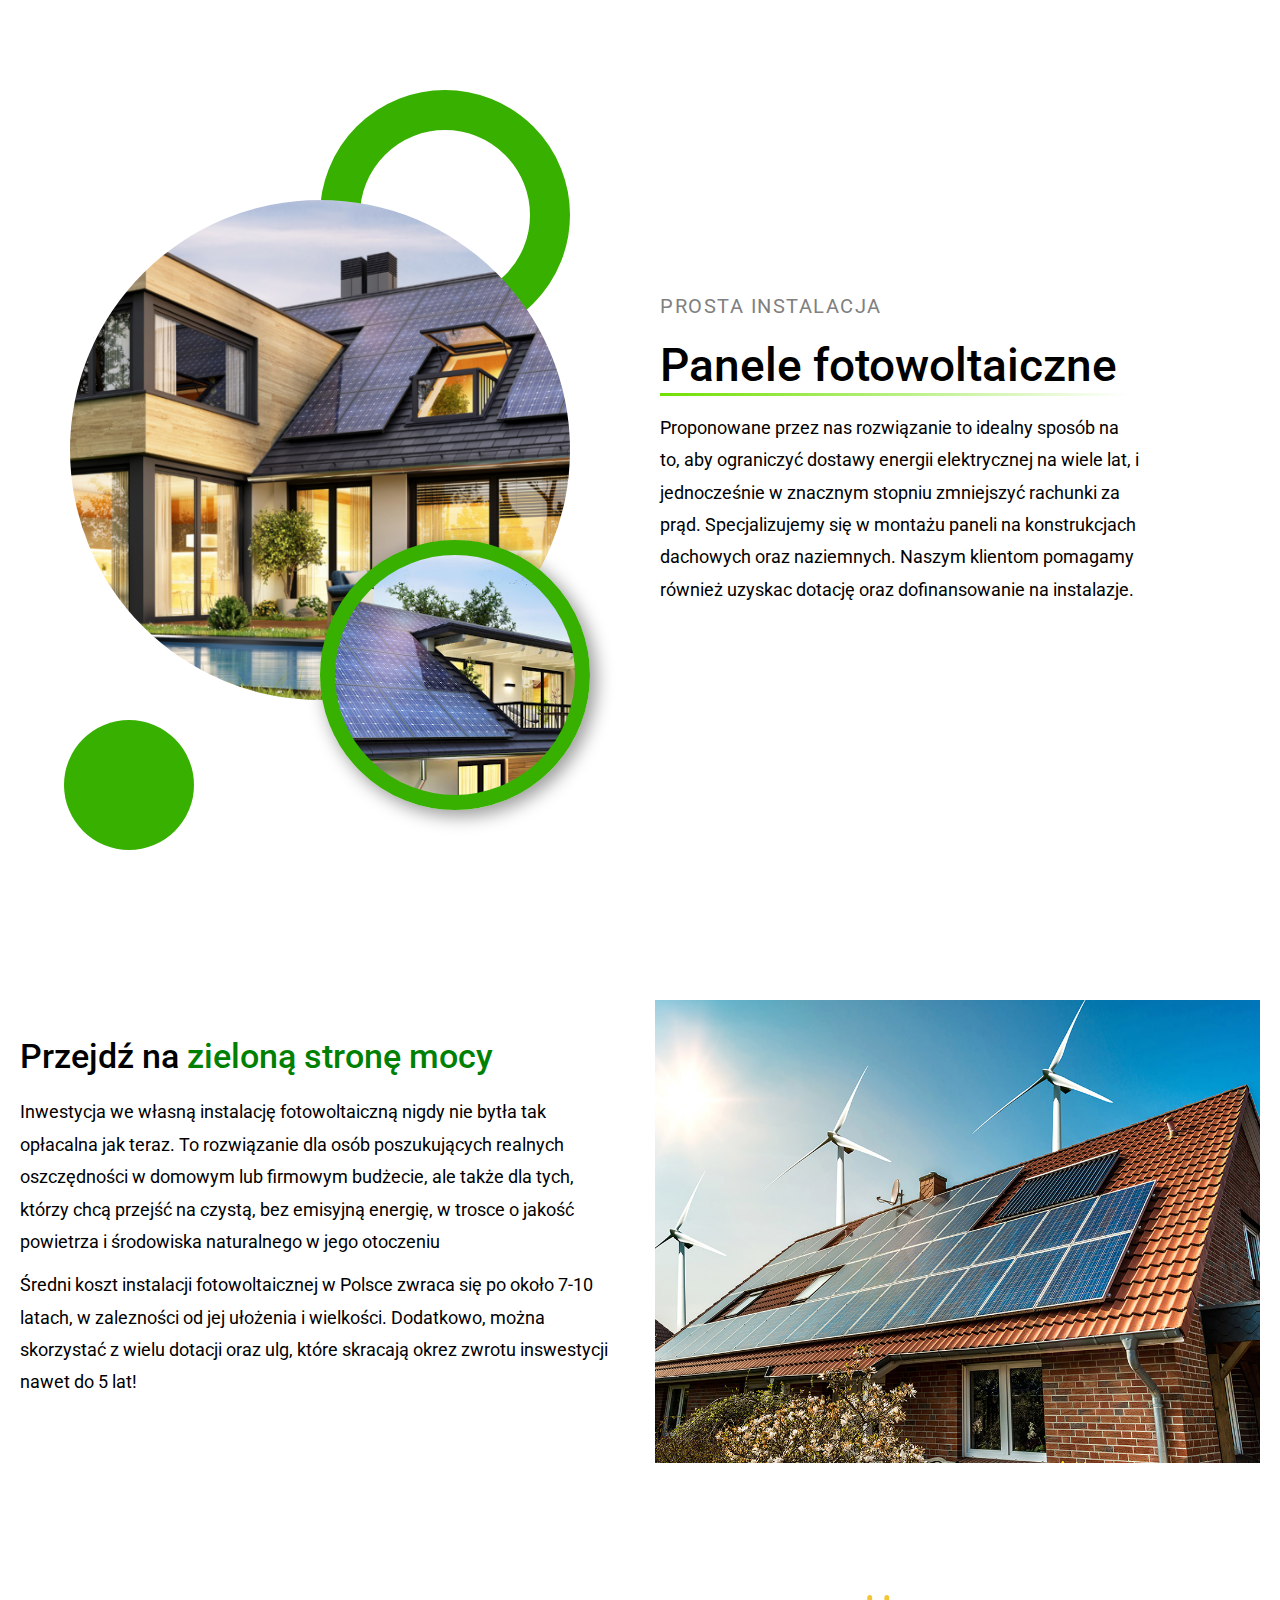
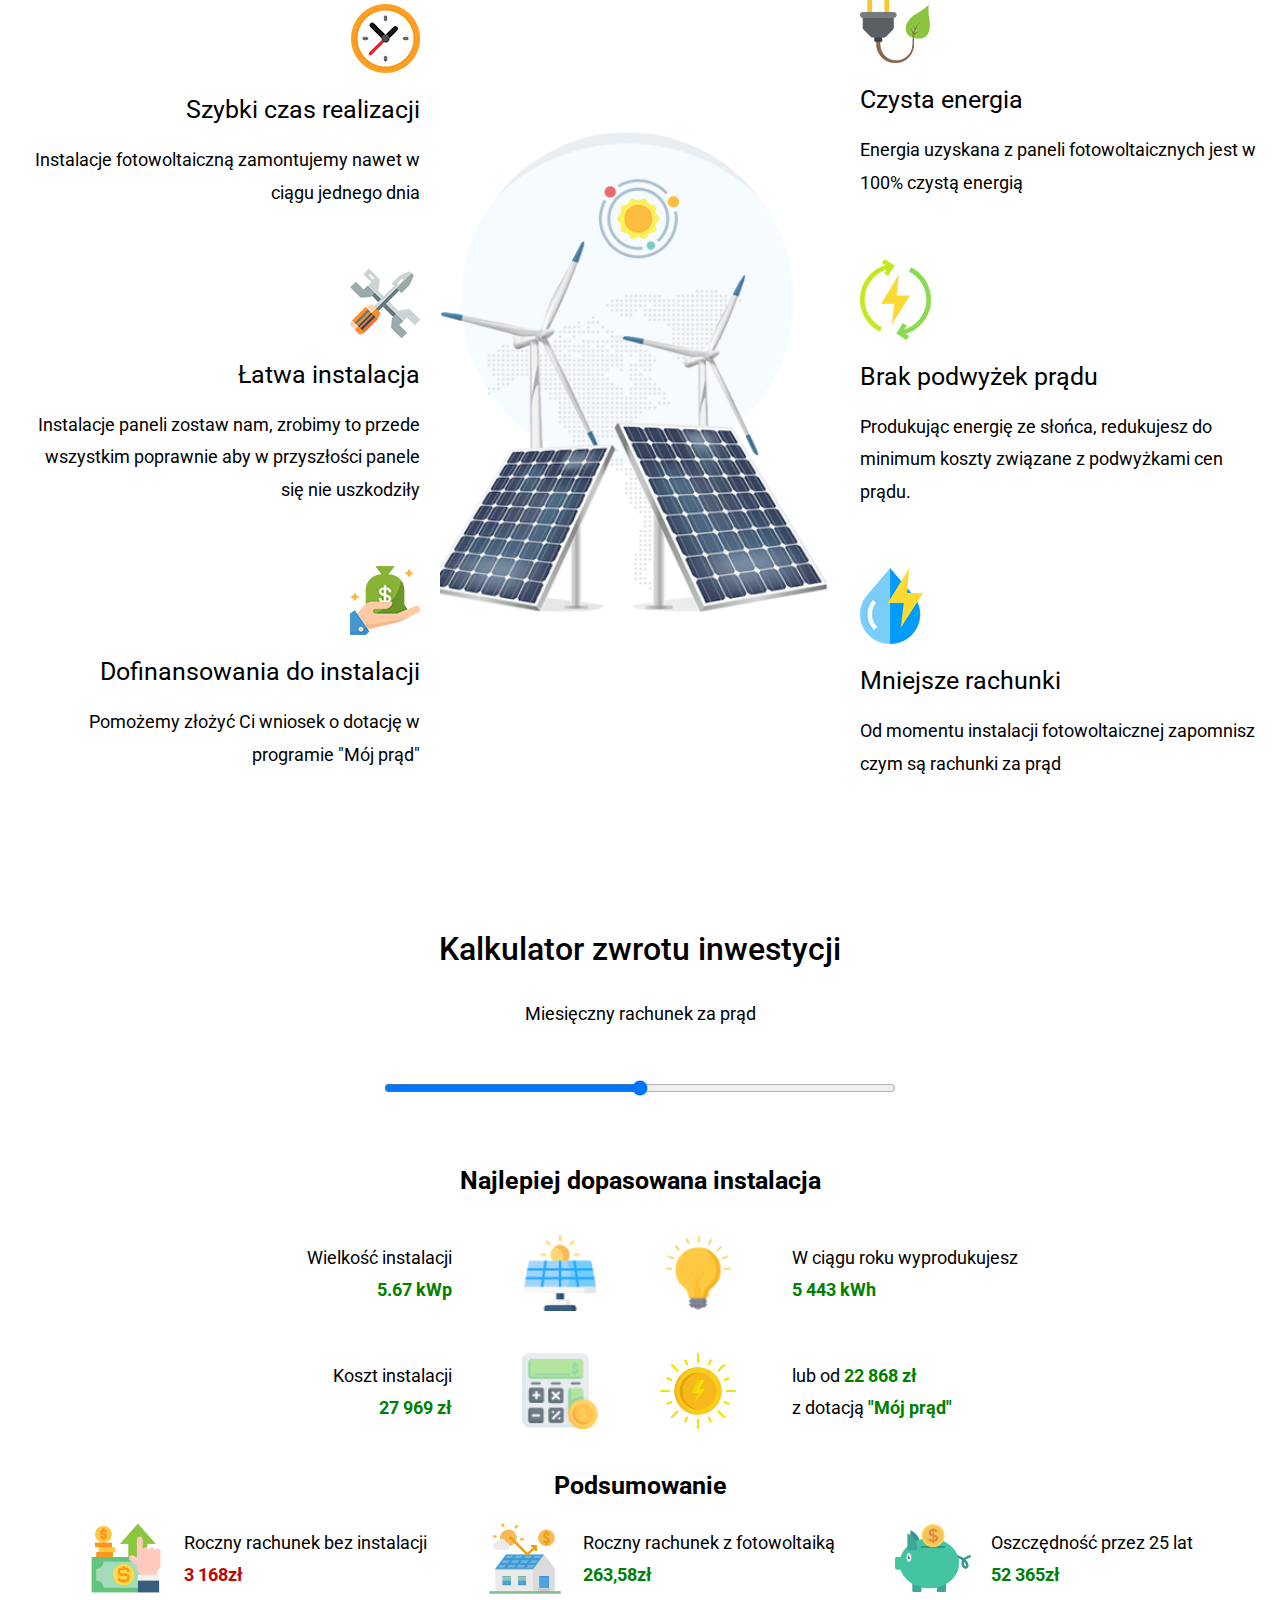
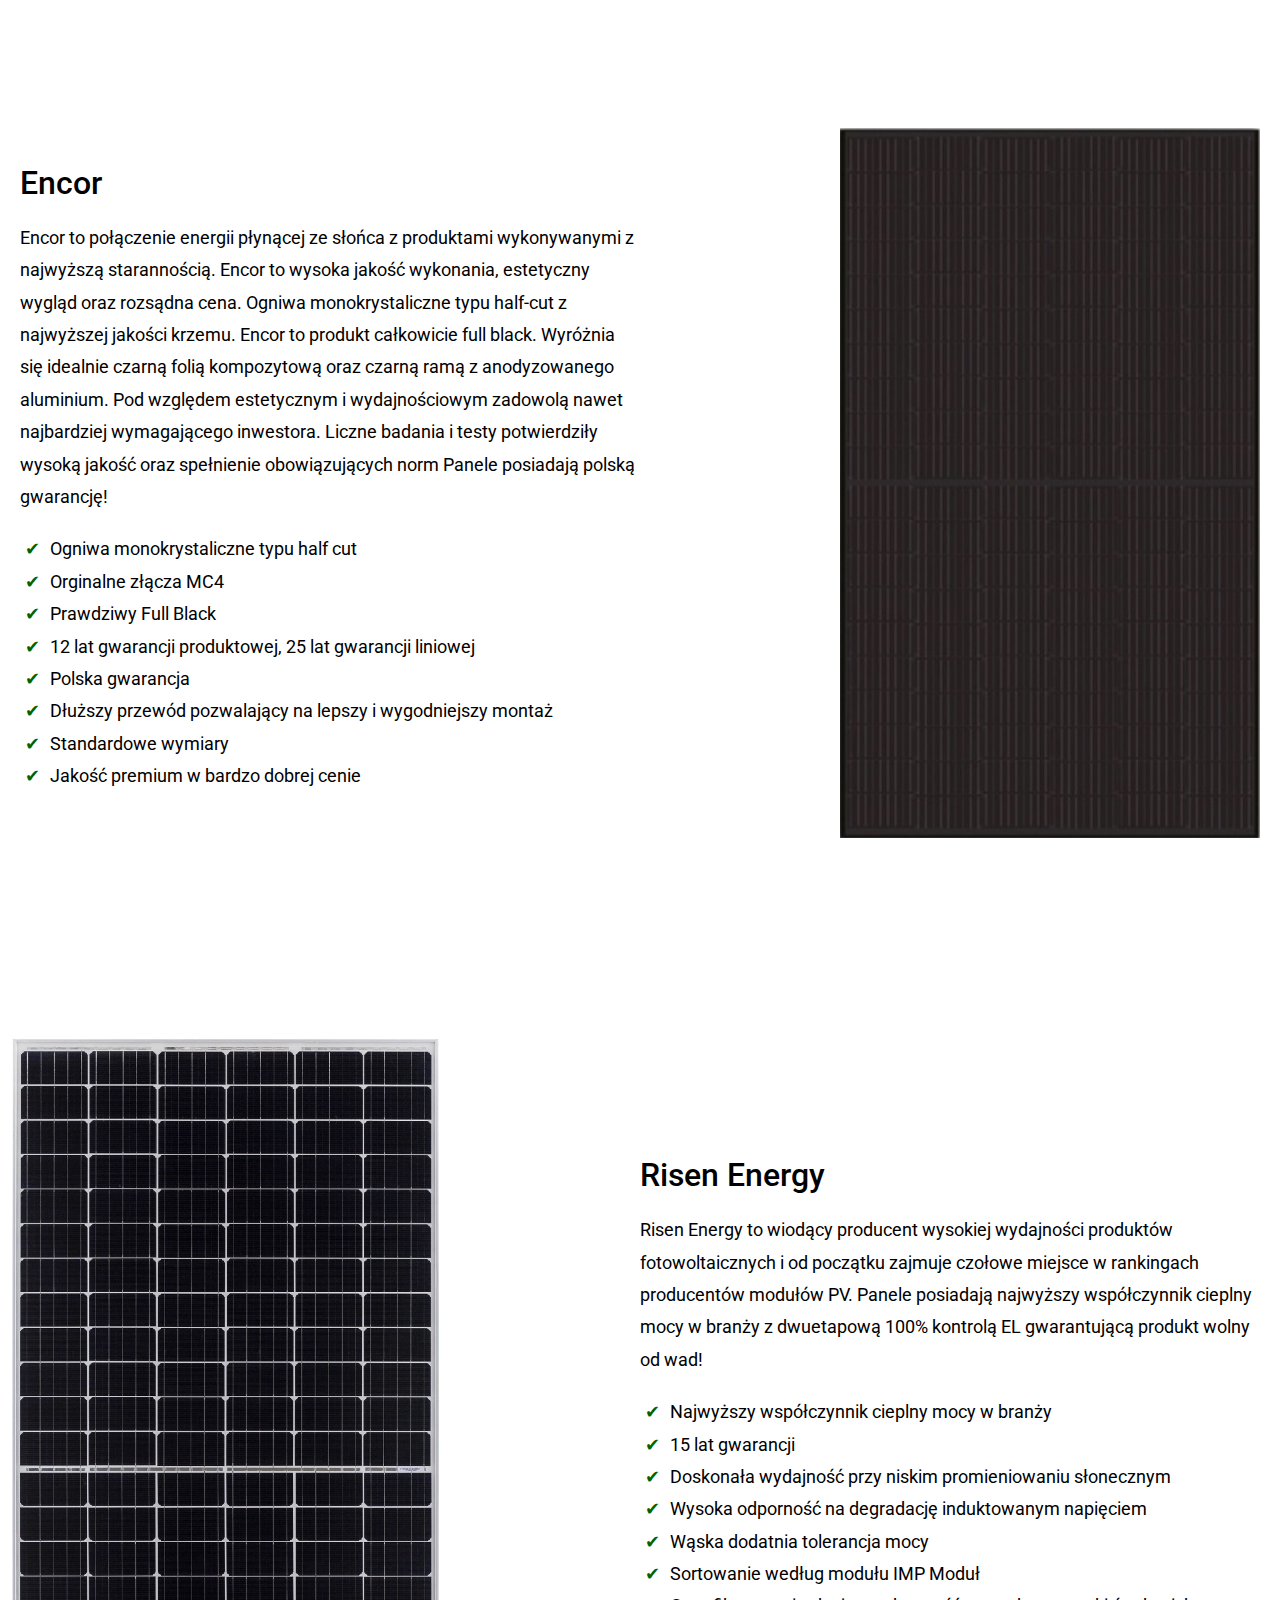
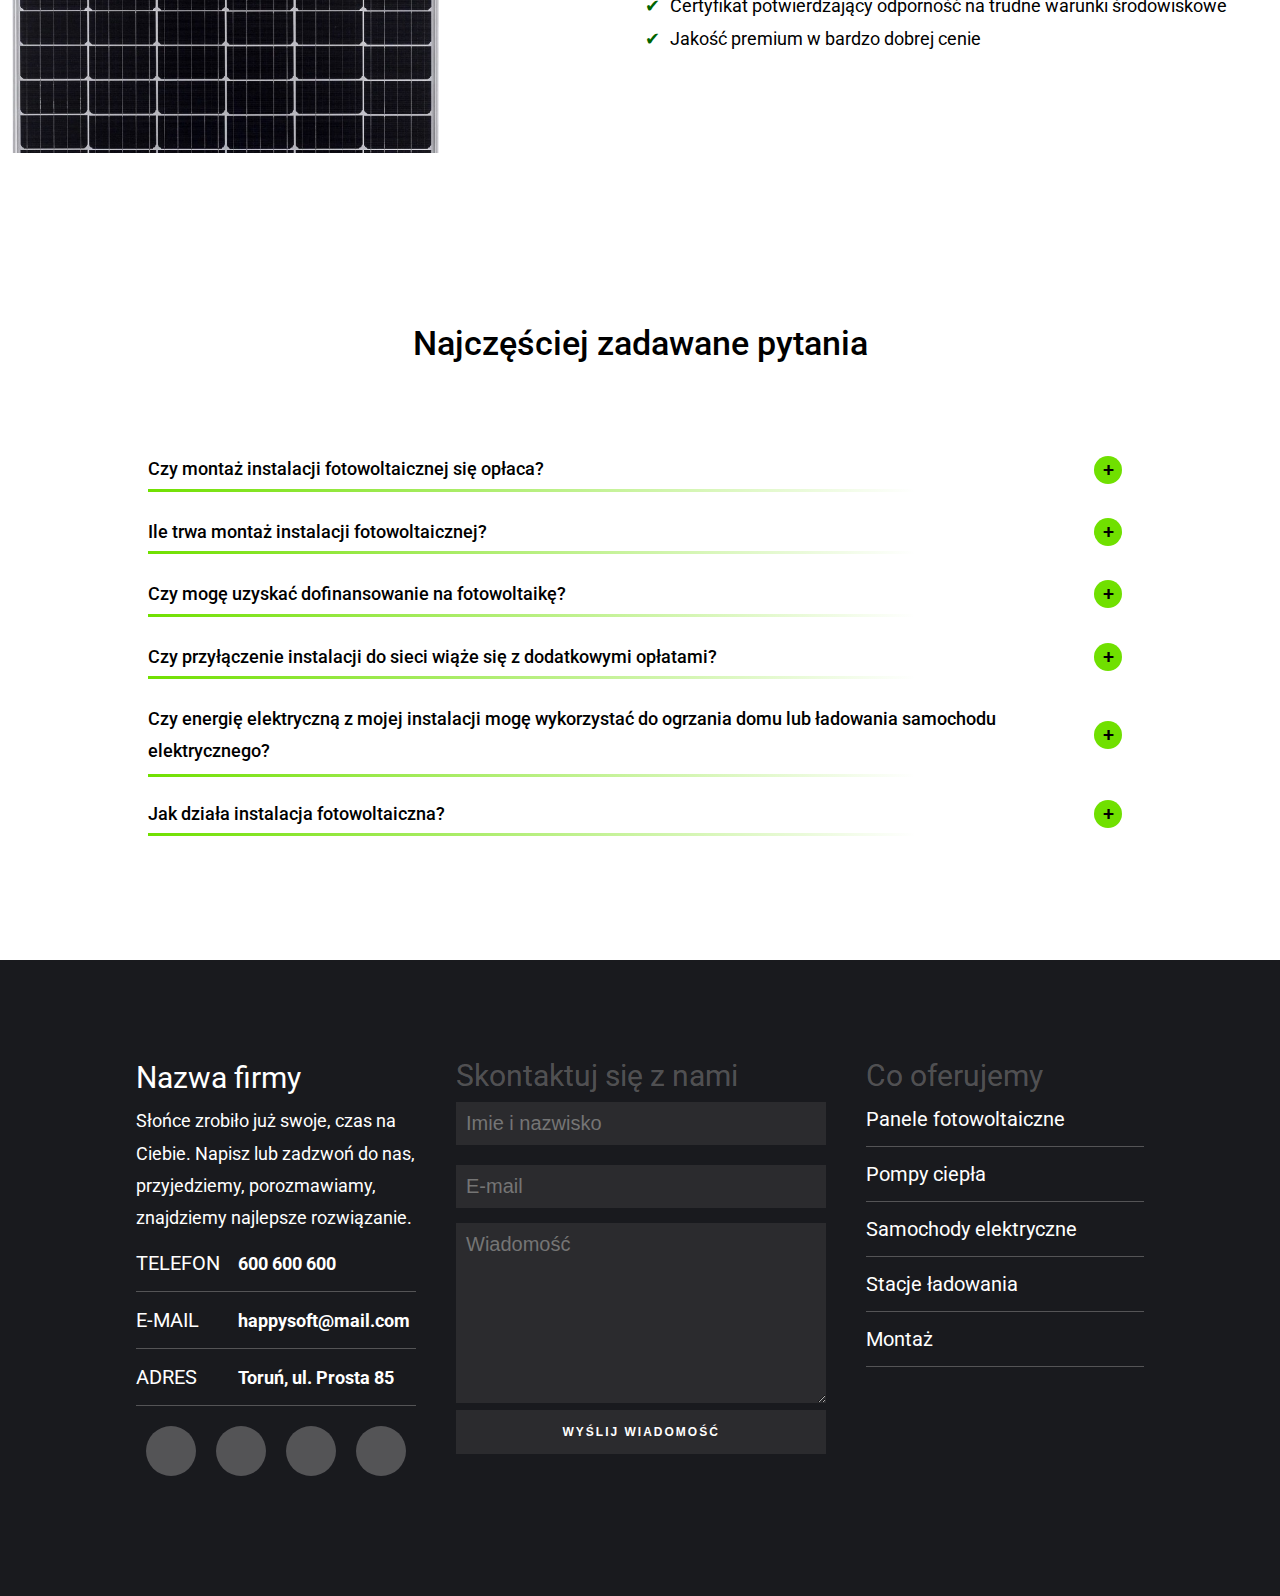
<file: fotowoltaika.html>
<!DOCTYPE html>
<html lang="en">
<head>
    <meta charset="UTF-8">
    <meta http-equiv="X-UA-Compatible" content="IE=edge">
    <meta name="viewport" content="width=device-width, initial-scale=1.0">
    <title>Document</title>
    <link rel="stylesheet" href="css/mainFotowoltaika.css">
</head>
<body>
    <div class="wrapper">
        <section class="header">
            <article class="header__firstArticle">
                <div class="header__mainImage"></div>
                <div class="header__secoundImage"></div>
                <div class="header__topCircle"></div>
                <div class="header__bottomCircle"></div>
            </article>
            <article class="header__secoundArticle">
                <p class="header__paragraphTop">Prosta instalacja</p>
                <h1 class="headingOne header__headingOne">Panele fotowoltaiczne <span class="header__linkBorder"></span></h1>
                <p class="paragraph paragraph header__paragraph">Proponowane przez nas rozwiązanie to idealny sposób na to, aby ograniczyć dostawy energii elektrycznej na wiele lat, i jednocześnie w znacznym stopniu zmniejszyć rachunki za prąd. Specjalizujemy się w montażu paneli na konstrukcjach dachowych oraz naziemnych. Naszym klientom pomagamy również uzyskac dotację oraz dofinansowanie na instalazje.</p>
            </article>
        </section>
        <section class="greenSide">
            <article class="greenSide__articleFirst">
                <h2 class="headingTwo greenSide__heading">Przejdź na <span class="greenSide__spanGreen">zieloną stronę mocy</span></h2>
                <p class="paragraph greenSide__paragraph">Inwestycja we własną instalację fotowoltaiczną nigdy nie bytła tak opłacalna jak teraz. To rozwiązanie dla osób poszukujących realnych oszczędności w domowym lub firmowym budżecie, ale także dla tych, którzy chcą przejść na czystą, bez emisyjną energię, w trosce o jakość powietrza i środowiska naturalnego w jego otoczeniu</p>
                <br>
                <p class="paragraph greenSide__paragraph">Średni koszt instalacji fotowoltaicznej w Polsce zwraca się po około 7-10 latach, w zalezności od jej ułożenia i wielkości. Dodatkowo, można skorzystać z wielu dotacji oraz ulg, które skracają okrez zwrotu inswestycji nawet do 5 lat!</p>
            </article>
            <article class="greenSide__articleSecound">
                <img  class="greenSide__image" src="image/greenSide.jpg" alt="">
            </article>
        </section>
        <section class="informationIcon">
            <article class="informationIcon__firstArticle">
                <div class="informationIcon__box informationIcon__box--right">
                    <img class="informationIcon__icon" src="image/icon-clock.png" alt="">
                    <h4 class="headingFour informationIcon__headingFour">Szybki czas realizacji</h4>
                    <p class="paragraph informationIcon__paragraph">Instalacje fotowoltaiczną zamontujemy nawet w ciągu jednego dnia</p>
                </div>
                <div class="informationIcon__box informationIcon__box--right">
                    <img class="informationIcon__icon" src="image/icon-keys.png" alt="">
                    <h4 class="headingFour informationIcon__headingFour">Łatwa instalacja</h4>
                    <p class="paragraph informationIcon__paragraph">Instalacje paneli zostaw nam, zrobimy to przede wszystkim poprawnie aby w przyszłości panele się nie uszkodziły</p>
                </div>
                <div class="informationIcon__box informationIcon__box--right">
                    <img class="informationIcon__icon" src="image/icon-money.png" alt="">
                    <h4 class="headingFour informationIcon__headingFour">Dofinansowania do instalacji</h4>
                    <p class="paragraph informationIcon__paragraph">Pomożemy złożyć Ci wniosek o dotację w programie "Mój prąd"</p>
                </div>
            </article>
            <article class="informationIcon__secoundArticle">
                <img class="informationIcon__iconBig" src="image/big-icon.png" alt="">
            </article>
            <article class="informationIcon__thirdArticle">
                <div class="informationIcon__box informationIcon__box--left">
                    <img class="informationIcon__icon" src="image/icon-plug.png" alt="">
                    <h4 class="headingFour informationIcon__headingFour">Czysta energia</h4>
                    <p class="paragraph informationIcon__paragraph">Energia uzyskana z paneli fotowoltaicznych jest w 100% czystą energią</p>
                </div>
                <div class="informationIcon__box informationIcon__box--left">
                    <img class="informationIcon__icon" src="image/icon-thunder.png" alt="">
                    <h4 class="headingFour informationIcon__headingFour">Brak podwyżek prądu</h4>
                    <p class="paragraph informationIcon__paragraph">Produkując energię ze słońca, redukujesz do minimum koszty związane z podwyżkami cen prądu.</p>
                </div>
                <div class="informationIcon__box informationIcon__box--left">
                    <img class="informationIcon__icon" src="image/icon-water.png" alt="">
                    <h4 class="headingFour informationIcon__headingFour">Mniejsze rachunki</h4>
                    <p class="paragraph informationIcon__paragraph">Od momentu instalacji fotowoltaicznej zapomnisz czym są rachunki za prąd</p>
                </div>
            </article>
        </section>
        <section class="calculator">
            <h3 class="headingThree calculator__headingThree">Kalkulator zwrotu inwestycji</h3>
            <p class="paragraph calculator__paragraph--center">Miesięczny rachunek za prąd</p>
            <input class="calculator__input" type="range" min="0" max="1000">
            <h4 class="headingFour calculator__headingFour">Najlepiej dopasowana instalacja</h4>
            <article class="calculator__firstArticle">
                <div class="calculator__box">
                    <div class="calculator__image calculator__image--orderTwo">
                        <img class="calculator__icon" src="image/icon-solarPanel.png" alt="">
                    </div>
                    <div class="calculator__text calculator__text-right">
                        <p class="paragraph">Wielkość instalacji</p>
                        <p class="paragraph"><span class="calculator__spanGreen js-installationSize">5.67 kWp</span></p>
                    </div>
                </div>
                <div class="calculator__box">
                    <div class="calculator__image">
                        <img class="calculator__icon" src="image/icon-bulb.png" alt="">
                    </div>
                    <div class="calculator__text">
                        <p class="paragraph">W ciągu roku wyprodukujesz</p>
                        <p class="paragraph"><span class="calculator__spanGreen js-annualProduction">5 443 kWh</span></p>
                    </div>
                </div>
                <div class="calculator__box">
                    <div class="calculator__image calculator__image--orderTwo">
                        <img class="calculator__icon" src="image/icon-calculator.png" alt="">
                    </div>
                    <div class="calculator__text calculator__text-right">
                        <p class="paragraph">Koszt instalacji</p>
                        <p class="paragraph"><span class="calculator__spanGreen js-installationCost">27 969 zł</span></p>
                    </div>
                </div>
                <div class="calculator__box">
                    <div class="calculator__image">
                        <img class="calculator__icon" src="image/icon-solarMoney.png" alt="">
                    </div>
                    <div class="calculator__text">
                        <p class="paragraph">lub od <span class="calculator__spanGreen js-installationCostWithDotation">22 868 zł</span></p>
                        <p class="paragraph">z dotacją <span class="calculator__spanGreen">"Mój prąd"</span></p>
                    </div>
                </div>
            </article>
            <h4 class="headingFour calculator__headingFour">Podsumowanie</h4>
            <article class="calculator__secoundArticle">
                <div class="calculator__summaryBox">
                    <div>
                        <img class="calculator__icon" src="image/icon-moneyUp.png" alt="">
                    </div>
                    <div>
                        <p class="paragraph calculator__summaryParagraph">Roczny rachunek bez instalacji</p>
                        <p class="paragraph calculator__summaryParagraph"><span class="calculator__spanRed js-annualBill">3 168zł</span></p>
                    </div>
                </div>
                <div class="calculator__summaryBox">
                    <div>
                        <img class="calculator__icon" src="image/icon-house.png" alt="">
                    </div>
                    <div>
                        <p class="paragraph calculator__summaryParagraph">Roczny rachunek z fotowoltaiką</p>
                        <p class="paragraph calculator__summaryParagraph"><span class="calculator__spanGreen js-annualBillWithInstallation">263,58zł</span></p>
                    </div>
                </div>
                <div class="calculator__summaryBox">
                    <div class="calculator__summaryImage">
                        <img class="calculator__icon" src="image/icon-piggyBank.png" alt="">
                    </div>
                    <div class="calculator__summaryText">
                        <p class="paragraph calculator__summaryParagraph">Oszczędność przez 25 lat</p>
                        <p class="paragraph calculator__summaryParagraph"><span class="calculator__spanGreen js-youSave">52 365zł</span></p>
                    </div>
                </div>
            </article>
        </section>
        <section class="panels">
            <article class="panels__firstArticle">
                <h3 class="headingThree">Encor</h3>
                <p class="paragraph">Encor to połączenie energii płynącej ze słońca z produktami wykonywanymi z najwyższą starannością. Encor to wysoka jakość wykonania, estetyczny wygląd oraz rozsądna cena. Ogniwa monokrystaliczne typu half-cut z najwyższej jakości krzemu. Encor to produkt całkowicie full black. Wyróżnia się idealnie czarną folią kompozytową oraz czarną ramą z anodyzowanego aluminium. Pod względem estetycznym i wydajnościowym zadowolą nawet najbardziej wymagającego inwestora. Liczne badania i testy potwierdziły wysoką jakość oraz spełnienie obowiązujących norm Panele posiadają polską gwarancję!</p>
                <ul class="paragraph panels__unorderList">
                    <li class="panels__listElement"><span class="panels__spanBlack">Ogniwa monokrystaliczne typu half cut</span></li>
                    <li class="panels__listElement"><span class="panels__spanBlack">Orginalne złącza MC4</span></li>
                    <li class="panels__listElement"><span class="panels__spanBlack">Prawdziwy Full Black</span></li>
                    <li class="panels__listElement"><span class="panels__spanBlack">12 lat gwarancji produktowej, 25 lat gwarancji liniowej</span></li>
                    <li class="panels__listElement"><span class="panels__spanBlack">Polska gwarancja</span></li>
                    <li class="panels__listElement"><span class="panels__spanBlack">Dłuższy przewód pozwalający na lepszy i wygodniejszy montaż</span></li>
                    <li class="panels__listElement"><span class="panels__spanBlack">Standardowe wymiary</span></li>
                    <li class="panels__listElement"><span class="panels__spanBlack">Jakość premium w bardzo dobrej cenie</span></li>
                </ul>
            </article>
            <article class="panels__secoundArticle">
                <img class="panels__image" src="image/encor.jpg" alt="">
            </article>
            <article class="panels__thirdArticle">
                <h3 class="headingThree">Risen Energy</h3>
                <p class="paragraph">Risen Energy to wiodący producent wysokiej wydajności produktów fotowoltaicznych i od początku zajmuje czołowe miejsce w rankingach producentów modułów PV. Panele posiadają najwyższy współczynnik cieplny mocy w branży z dwuetapową 100% kontrolą EL gwarantującą produkt wolny od wad!</p>
                <ul class="paragraph panels__unorderList">
                    <li class="panels__listElement"><span class="panels__spanBlack">Najwyższy współczynnik cieplny mocy w branży</span></li>
                    <li class="panels__listElement"><span class="panels__spanBlack">15 lat gwarancji</span></li>
                    <li class="panels__listElement"><span class="panels__spanBlack">Doskonała wydajność przy niskim promieniowaniu słonecznym</span></li>
                    <li class="panels__listElement"><span class="panels__spanBlack">Wysoka odporność na degradację induktowanym napięciem</span></li>
                    <li class="panels__listElement"><span class="panels__spanBlack">Wąska dodatnia tolerancja mocy</span></li>
                    <li class="panels__listElement"><span class="panels__spanBlack">Sortowanie według modułu IMP Moduł</span></li>
                    <li class="panels__listElement"><span class="panels__spanBlack">Certyfikat potwierdzający odporność na trudne warunki środowiskowe</span></li>
                    <li class="panels__listElement"><span class="panels__spanBlack">Jakość premium w bardzo dobrej cenie</span></li>
                </ul>
            </article>
            <article class="panels__fourthArticle">
                <img class="panels__image panels__image--risen" src="image/risen.jpg" alt="">
            </article>
        </section>
        <section class="question">
            <h3 class="headingTwo question__heading">Najczęściej zadawane pytania</h3>
            <div class="question__accordion">
                <div class="question__item">
                  <div class="question__itemHeader">
                    <p class="paragraph question__paragraphHeader">Czy montaż instalacji fotowoltaicznej się opłaca?<span class="question__linkBorder"></span></p>
                  </div>
                  <div class="question__itemBody">
                    <div class="question__itemBodyContent">
                     <p class="paragraph question__paragraphBody">Zdecydowanie tak. Branża fotowoltaiczna rozwija się od 2015 roku bardzo dynamicznie. Na przestrzeni ostatnich lat ceny systemów znacząco spadły, a wydajność komponentów wzrosła. Fotowoltaika pozwoli Ci na uniezależnienei się od podwyżek cen energii.</p>
                    </div>
                  </div>
                </div>
                <div class="question__item">
                  <div class="question__itemHeader">
                    <p class="paragraph question__paragraphHeader">Ile trwa montaż instalacji fotowoltaicznej?<span class="question__linkBorder"></span></p>
                  </div>
                  <div class="question__itemBody">
                    <div class="question__itemBodyContent">
                     <p class="paragraph question__paragraphBody">Czas montażu uzależniony jest od wielkości instalacji fotowoltaicznej oraz aktualnych warunków pogodowych jednak dla większości klientów jest to czas jednego dnia.</p>
                    </div>
                  </div>
                </div>
                <div class="question__item">
                  <div class="question__itemHeader">
                    <p class="paragraph question__paragraphHeader">Czy mogę uzyskać dofinansowanie na fotowoltaikę?<span class="question__linkBorder"></span></p>
                  </div>
                  <div class="question__itemBody">
                    <div class="question__itemBodyContent">
                      <p class="paragraph question__paragraphBody">Aktualnie można składać wnioski o dotację w rządowym programie "Mój prąd", który przewiduje dofinansowanie w wysokości 5000 zł dla instalacji od 2 do 10 kWp. Oczywiście pomożemy złożyć Ci niezbędne dokumenty.</p>
                    </div>
                  </div>
                </div>
                <div class="question__item">
                  <div class="question__itemHeader">
                    <p class="paragraph question__paragraphHeader">Czy przyłączenie instalacji do sieci wiąże się z dodatkowymi opłatami?<span class="question__linkBorder"></span></p>
                  </div>
                  <div class="question__itemBody">
                    <div class="question__itemBodyContent">
                      <p class="paragraph question__paragraphBody">Absolutnie nie, energetyka ma obowiązek wymiany licznika na dwukierunkowy i robi to na własny koszt. Wystarczy złożyć odpowiedni wniosek i czekać na przyjazd specjalisty.</p>
                    </div>
                  </div>
                </div>
                <div class="question__item">
                  <div class="question__itemHeader">
                    <p class="paragraph question__paragraphHeader">Czy energię elektryczną z mojej instalacji mogę wykorzystać do ogrzania domu lub ładowania samochodu elektrycznego?<span class="question__linkBorder"></span></p>
                  </div>
                  <div class="question__itemBody">
                    <div class="question__itemBodyContent">
                      <p class="paragraph question__paragraphBody">Tak, energia wyprodukowana przez panele fotowoltaiczne może być wykorzystywana w celu zasilenia pompy ciepła, by z dużą efektywnością przetwarzać energię ze słońca na ciepło w domu. W ten sposób, poza energią pozyskiwaną z powietrza atmosferycznego, pompa ciepła pozyska energię potrzebną na rozruch również z odnawialnego źródła, a ogrzewanie domu stanie się darmowe. Ponadto energia ze słońca może także zostać przekazana do stacji ładowania pojazdów elektrycznych, umożliwiając darmowe ładowanie naszych samochodów. W ten sposób nasz dom staje się inteligentny, ekologiczny i bardzo oszczędny. W naszej ofercie znajdują się wyżej wspomniane jednostki: wydajne pompy ciepła powietrze woda oraz efektywne stacje ładowania pojazdów. Szerszy opis ich działania znajdziecie Państwo również na naszej stronie internetowej w przypisanym im zakładkom.</p>
                    </div>
                  </div>
                </div>
                <div class="question__item">
                    <div class="question__itemHeader">
                      <p class="paragraph question__paragraphHeader">Jak działa instalacja fotowoltaiczna?<span class="question__linkBorder"></span></p>
                    </div>
                    <div class="question__itemBody">
                      <div class="question__itemBodyContent">
                        <p class="paragraph question__paragraphBody">Panele słoneczne dzięki swojej budowie opartej na ogniwach fotowoltaicznych pozwalają cząsteczkom światła wytrącać z atomu elektrony, aby następnie kumulować je w celu wytwarzania energii na użytek odbiorcy.
                        Ogniwa paneli wykonane są z krzemu lub innego półprzewodnika. Do ogniw dołożone są też inne materiały, np. fosfor który zyskuje ujemny lub dodatni ładunek elektryczny, w ten sposób ładunki oddziałują na siebie wytwarzając pole elektryczne. Następnie w ogniwach paneli słonecznych
                        na skutek działania pola elektrycznego powstaje prąd stały. Metalowe płytki montowane na bokach paneli gromadzą elektrony oraz przekazują je przewodami w celu wytwarzania energii elektrycznej. Za sprawą falownika czyli inwertera prąd stały zostaje zamieniony na prąd zmienny, którego możemy używać do zasilania sprzętów w danym budynku, do jego oświetlania i ogrzewania np. za pomocą pompy ciepła.</p>
                      </div>
                    </div>
                  </div>
              </div>
        </section>
    </div>

    <footer id="contact" class="footer">
        <div class="footer__wrap">
            <div data-aos="fade-right" class="footer__contactInfo">
                <p class="footer__logo"><i class="far fa-grin-squint"></i>Nazwa firmy</p>
                <p class="paragraph" style="margin-top: 1rem">Słońce zrobiło już swoje, czas na Ciebie. Napisz lub zadzwoń do nas, przyjedziemy, porozmawiamy, znajdziemy najlepsze rozwiązanie.</p>
                <p class="paragraph footer__paragraphContact"><span class="footer__spanContact">Telefon</span> 600 600 600</p>
                <p class="paragraph footer__paragraphContact"><span class="footer__spanContact">E-mail</span> happysoft@mail.com</p>
                <p class="paragraph footer__paragraphContact"><span class="footer__spanContact">Adres</span> Toruń, ul. Prosta 85</p>
                <div class="footer__socialMedia">
                    <span class="footer__socialMediaSpan"><i class="fab fa-facebook-f"></i></span>
                    <span class="footer__socialMediaSpan"><i class="fab fa-twitter"></i></span>
                    <span class="footer__socialMediaSpan"><i class="fab fa-linkedin-in"></i></span>
                    <span class="footer__socialMediaSpan"><i class="fab fa-instagram"></i></span>
                </div>
            </div>
            <div data-aos="fade-up" class="footer__contactForm">
                <p class="contactForm__paragraph">Skontaktuj się z nami</p>
                <form action="">
                    <input class="footer__input" type="text" placeholder="Imie i nazwisko">
                    <input class="footer__input" type="mail" placeholder="E-mail">
                    <textarea class="footer__textArea" placeholder="Wiadomość"></textarea>
                    <button class="footer__button">Wyślij wiadomość</button>
                </form>
            </div>
            <div data-aos="fade-left" class="footer__offer">
                <p class="offer__paragraphMain">Co oferujemy</p>
                <p class="offer__paragraph">Panele fotowoltaiczne</p>
                <p class="offer__paragraph">Pompy ciepła</p>
                <p class="offer__paragraph">Samochody elektryczne</p>
                <p class="offer__paragraph">Stacje ładowania</p>
                <p class="offer__paragraph">Montaż</p>
            </div>
        </div>
    </footer>
    <script src="js/main.js"></script>
</body>
</html>
</file>
<file: css/mainFotowoltaika.css>
@charset "UTF-8";
@import url("https://fonts.googleapis.com/css2?family=Roboto:ital,wght@0,100;0,300;0,400;0,500;0,700;0,900;1,100;1,300;1,400;1,500;1,700;1,900&display=swap");
.paragraph {
  font-size: 1.8rem;
  line-height: 1.8;
}

.headingOne {
  font-size: 3.2rem;
  font-weight: 500;
  padding: 2rem 0rem;
}

.headingTwo {
  font-size: 2.8rem;
  font-weight: 500;
  padding: 2rem 0rem;
}

.headingThree {
  font-size: 2.7rem;
  font-weight: 500;
  padding: 2rem 0rem;
}

.headingFour {
  font-size: 2.2rem;
  padding: 2rem 0rem;
}

@media screen and (min-width: 768px) {
  .paragraph {
    font-size: 1.8rem;
    line-height: 1.8;
  }
  .headingOne {
    font-size: 4rem;
    font-weight: 500;
    padding: 2rem 0rem;
  }
  .headingTwo {
    font-size: 3.2rem;
    font-weight: 500;
    padding: 2rem 0rem;
  }
  .headingThree {
    font-size: 3rem;
    font-weight: 500;
    padding: 2rem 0rem;
  }
  .headingFour {
    font-size: 2.3rem;
    padding: 2rem 0rem;
  }
}

@media screen and (min-width: 992px) {
  .paragraph {
    font-size: 1.8rem;
    line-height: 1.8;
  }
  .headingOne {
    font-size: 4.6rem;
    font-weight: 500;
    padding: 2rem 0rem;
  }
  .headingTwo {
    font-size: 3.4rem;
    font-weight: 500;
    padding: 2rem 0rem;
  }
  .headingThree {
    font-size: 3.2rem;
    font-weight: 500;
    padding: 2rem 0rem;
  }
  .headingFour {
    font-size: 2.5rem;
    padding: 2rem 0rem;
  }
}

*,
::after,
::before {
  margin: 0;
  padding: 0;
  -webkit-box-sizing: border-box;
          box-sizing: border-box;
}

html {
  font-size: 62.5%;
  font-family: 'Roboto', sans-serif;
  scroll-behavior: smooth;
}

.wrapper {
  max-width: 100vw;
  margin: 0 auto;
  overflow: hidden;
}

.header {
  width: 100%;
  min-height: 100vh;
  display: -webkit-box;
  display: -ms-flexbox;
  display: flex;
  -webkit-box-orient: vertical;
  -webkit-box-direction: normal;
      -ms-flex-direction: column;
          flex-direction: column;
  -webkit-box-pack: center;
      -ms-flex-pack: center;
          justify-content: center;
  -ms-flex-line-pack: center;
      align-content: center;
  -webkit-box-align: center;
      -ms-flex-align: center;
          align-items: center;
  position: relative;
  max-width: 1300px;
  margin: 0 auto;
}

.header__firstArticle {
  position: relative;
  width: 100%;
  min-height: 100vh;
  display: -webkit-box;
  display: -ms-flexbox;
  display: flex;
  -webkit-box-orient: vertical;
  -webkit-box-direction: normal;
      -ms-flex-direction: column;
          flex-direction: column;
  -webkit-box-pack: center;
      -ms-flex-pack: center;
          justify-content: center;
  -webkit-box-align: center;
      -ms-flex-align: center;
          align-items: center;
  -ms-flex-line-pack: center;
      align-content: center;
}

.header__mainImage {
  width: 340px;
  height: 340px;
  border-radius: 50%;
  background-image: url("/image/header-photovoltaics-main.png");
  background-size: cover;
  background-position: center;
  z-index: 1;
}

.header__secoundImage {
  position: absolute;
  top: 60%;
  left: 40%;
  width: 210px;
  height: 210px;
  border-radius: 50%;
  border: 15px solid #38B000;
  background-image: url("/image/header-photovoltaics-secound.jpg");
  background-size: cover;
  background-position: center;
  -webkit-box-shadow: 5px 5px 18px 1px rgba(0, 0, 0, 0.4);
          box-shadow: 5px 5px 18px 1px rgba(0, 0, 0, 0.4);
  z-index: 2;
}

.header__topCircle {
  position: absolute;
  width: 250px;
  height: 250px;
  border-radius: 50%;
  border: 40px solid #38B000;
  top: 15%;
  left: 30%;
}

.header__bottomCircle {
  position: absolute;
  top: 80%;
  left: 10%;
  width: 100px;
  height: 100px;
  border-radius: 50%;
  background-color: #38B000;
}

.header__secoundArticle {
  width: 100%;
  padding: 5rem 2rem;
}

.header__paragraphTop {
  font-size: 2rem;
  text-transform: uppercase;
  color: gray;
  letter-spacing: 1.5px;
}

.header__headingOne {
  position: relative;
}

.header__linkBorder {
  position: absolute;
  top: 80%;
  left: 0;
  width: 78%;
  height: 3px;
  background: -webkit-gradient(linear, left top, right top, from(#70E000), to(transparent));
  background: linear-gradient(90deg, #70E000, transparent);
}

.greenSide {
  position: relative;
  padding: 5rem 2rem;
  width: 100%;
  display: -webkit-box;
  display: -ms-flexbox;
  display: flex;
  -webkit-box-orient: vertical;
  -webkit-box-direction: normal;
      -ms-flex-direction: column;
          flex-direction: column;
  -webkit-box-pack: center;
      -ms-flex-pack: center;
          justify-content: center;
  -ms-flex-line-pack: center;
      align-content: center;
  -webkit-box-align: center;
      -ms-flex-align: center;
          align-items: center;
  position: relative;
  max-width: 1300px;
  margin: 0 auto;
}

.greenSide__image {
  margin-top: 5rem;
  max-width: 100vw;
}

.greenSide__spanGreen {
  color: #008000;
}

.informationIcon {
  padding: 5rem 2rem;
  width: 100%;
  display: -webkit-box;
  display: -ms-flexbox;
  display: flex;
  -webkit-box-orient: vertical;
  -webkit-box-direction: normal;
      -ms-flex-direction: column;
          flex-direction: column;
  -webkit-box-pack: center;
      -ms-flex-pack: center;
          justify-content: center;
  -ms-flex-line-pack: center;
      align-content: center;
  -webkit-box-align: center;
      -ms-flex-align: center;
          align-items: center;
  position: relative;
  max-width: 1300px;
  margin: 0 auto;
}

.informationIcon__firstArticle, .informationIcon__thirdArticle {
  width: 100%;
  display: -webkit-box;
  display: -ms-flexbox;
  display: flex;
  -webkit-box-orient: vertical;
  -webkit-box-direction: normal;
      -ms-flex-direction: column;
          flex-direction: column;
  -webkit-box-pack: center;
      -ms-flex-pack: center;
          justify-content: center;
  -ms-flex-line-pack: center;
      align-content: center;
  -webkit-box-align: center;
      -ms-flex-align: center;
          align-items: center;
}

.informationIcon__secoundArticle {
  margin: 0rem 0rem 5rem;
}

.informationIcon__box {
  margin: 3rem 0rem;
}

.informationIcon__headingFour {
  font-weight: normal;
}

.informationIcon__iconBig {
  width: 100%;
  padding: 0rem 2rem;
}

.calculator {
  padding: 5rem 2rem;
  width: 100%;
  display: -webkit-box;
  display: -ms-flexbox;
  display: flex;
  -webkit-box-orient: vertical;
  -webkit-box-direction: normal;
      -ms-flex-direction: column;
          flex-direction: column;
  -webkit-box-pack: center;
      -ms-flex-pack: center;
          justify-content: center;
  position: relative;
  max-width: 1300px;
  margin: 0 auto;
}

.calculator__firstArticle {
  display: -webkit-box;
  display: -ms-flexbox;
  display: flex;
  -ms-flex-wrap: wrap;
      flex-wrap: wrap;
}

.calculator__headingThree, .calculator__paragraph--center, .calculator__headingFour {
  text-align: center;
}

.calculator__input {
  width: 80vw;
  margin: 5rem auto;
}

.calculator__paragraph--center {
  margin-top: 1rem;
}

.calculator__box {
  display: -webkit-box;
  display: -ms-flexbox;
  display: flex;
  width: 100%;
  padding: 3rem 0rem;
}

.calculator__image {
  width: 20%;
}

.calculator__text {
  width: 80%;
  display: -webkit-box;
  display: -ms-flexbox;
  display: flex;
  -webkit-box-orient: vertical;
  -webkit-box-direction: normal;
      -ms-flex-direction: column;
          flex-direction: column;
  -webkit-box-pack: center;
      -ms-flex-pack: center;
          justify-content: center;
  margin-left: 2rem;
}

.calculator__icon {
  width: 69px;
  height: 69px;
}

.calculator__spanGreen {
  color: #008000;
  font-weight: bold;
}

.calculator__spanRed {
  color: #C00505;
  font-weight: bold;
}

.calculator__summaryBox {
  display: -webkit-box;
  display: -ms-flexbox;
  display: flex;
  -webkit-box-orient: horizontal;
  -webkit-box-direction: normal;
      -ms-flex-direction: row;
          flex-direction: row;
  padding: 3rem 0rem;
}

.calculator__summaryParagraph {
  margin-left: 2rem;
}

.panels {
  width: 100%;
  display: -webkit-box;
  display: -ms-flexbox;
  display: flex;
  -webkit-box-orient: vertical;
  -webkit-box-direction: normal;
      -ms-flex-direction: column;
          flex-direction: column;
  -webkit-box-pack: center;
      -ms-flex-pack: center;
          justify-content: center;
  padding: 5rem 2rem;
  -ms-flex-wrap: wrap;
      flex-wrap: wrap;
  position: relative;
  max-width: 1300px;
  margin: 0 auto;
}

.panels__firstArticle, .panels__thirdArticle {
  width: 100%;
}

.panels__thirdArticle {
  margin-top: 10rem;
}

.panels__secoundArticle, .panels__fourthArticle {
  width: 100%;
  display: -webkit-box;
  display: -ms-flexbox;
  display: flex;
  -webkit-box-pack: center;
      -ms-flex-pack: center;
          justify-content: center;
  -ms-flex-line-pack: center;
      align-content: center;
  -webkit-box-align: center;
      -ms-flex-align: center;
          align-items: center;
  margin-top: 5rem;
}

.panels__image {
  width: 80%;
}

.panels__unorderList {
  padding-top: 2rem;
  padding-left: 2rem;
  color: #006400;
  list-style: "✔";
}

.panels__spanBlack {
  color: black;
  margin-left: 1rem;
}

.question {
  display: -webkit-box;
  display: -ms-flexbox;
  display: flex;
  -webkit-box-orient: vertical;
  -webkit-box-direction: normal;
      -ms-flex-direction: column;
          flex-direction: column;
  -webkit-box-pack: center;
      -ms-flex-pack: center;
          justify-content: center;
  -ms-flex-wrap: wrap;
      flex-wrap: wrap;
  padding: 5rem 2rem;
  position: relative;
  max-width: 1300px;
  margin: 0 auto;
}

.question__heading {
  text-align: center;
  margin: 5rem 0rem;
}

.question__accordion {
  width: 100%;
}

.question__item {
  margin: 2rem 0;
}

.question__itemHeader {
  display: -webkit-box;
  display: -ms-flexbox;
  display: flex;
  -webkit-box-align: center;
      -ms-flex-align: center;
          align-items: center;
  position: relative;
  cursor: pointer;
  margin: 1rem 0rem;
  font-weight: 500;
}

.question__itemHeader::after {
  content: "\002B";
  position: absolute;
  font-size: 2rem;
  display: -webkit-box;
  display: -ms-flexbox;
  display: flex;
  -webkit-box-orient: horizontal;
  -webkit-box-direction: normal;
      -ms-flex-direction: row;
          flex-direction: row;
  -webkit-box-pack: center;
      -ms-flex-pack: center;
          justify-content: center;
  -webkit-box-align: center;
      -ms-flex-align: center;
          align-items: center;
  -ms-flex-line-pack: center;
      align-content: center;
  right: 1rem;
  width: 28px;
  height: 28px;
  border-radius: 50%;
  background-color: #70E000;
}

.question__itemBody {
  max-height: 0;
  overflow: hidden;
  -webkit-transition: max-height 0.5s ease-out;
  transition: max-height 0.5s ease-out;
}

.question__itemBodyContent {
  padding: 1rem;
}

.question__linkBorder {
  position: absolute;
  top: 110%;
  left: 0;
  width: 78%;
  height: 3px;
  background: -webkit-gradient(linear, left top, right top, from(#70E000), to(transparent));
  background: linear-gradient(90deg, #70E000, transparent);
}

.question__paragraphBody {
  margin-top: 2rem;
}

.question__paragraphHeader {
  width: 87%;
}

.question__itemHeader.active::after {
  content: "\2212";
}

.footer {
  max-width: 100vw;
  display: -webkit-box;
  display: -ms-flexbox;
  display: flex;
  -webkit-box-orient: vertical;
  -webkit-box-direction: normal;
      -ms-flex-direction: column;
          flex-direction: column;
  -webkit-box-pack: center;
      -ms-flex-pack: center;
          justify-content: center;
  padding: 5rem 2rem;
  margin-top: 5rem;
  color: white;
  background-color: #191A1E;
}

.footer__wrap {
  max-width: 100vw;
  display: -webkit-box;
  display: -ms-flexbox;
  display: flex;
  -webkit-box-orient: vertical;
  -webkit-box-direction: normal;
      -ms-flex-direction: column;
          flex-direction: column;
  -webkit-box-pack: center;
      -ms-flex-pack: center;
          justify-content: center;
  padding: 5rem 2rem;
  color: white;
  background-color: #191A1E;
}

.footer__socialMedia {
  display: -webkit-box;
  display: -ms-flexbox;
  display: flex;
  -webkit-box-orient: horizontal;
  -webkit-box-direction: normal;
      -ms-flex-direction: row;
          flex-direction: row;
  -webkit-box-pack: center;
      -ms-flex-pack: center;
          justify-content: center;
  margin: 2rem auto;
}

.footer__contactForm {
  display: -webkit-box;
  display: -ms-flexbox;
  display: flex;
  -webkit-box-orient: vertical;
  -webkit-box-direction: normal;
      -ms-flex-direction: column;
          flex-direction: column;
}

.footer__offer {
  margin: 3rem 0rem;
}

.footer__logo {
  font-size: 3rem;
}

.footer__spanContact {
  width: 35%;
  display: inline-block;
  font-size: 2rem;
  text-transform: uppercase;
  font-weight: 400;
}

.footer__paragraphContact {
  font-size: 1.4rem;
  font-weight: bold;
  padding: 1rem 0rem;
  border-bottom: 0.1rem solid rgba(223, 218, 218, 0.3);
  cursor: pointer;
  -webkit-transition: color 0.5s;
  transition: color 0.5s;
}

.footer__paragraphContact:hover {
  color: #70E000;
}

.footer__socialMediaSpan {
  font-size: 2rem;
  padding: 1rem;
  background: rgba(223, 218, 218, 0.3);
  border-radius: 50%;
  width: 50px;
  height: 50px;
  text-align: center;
  margin: 0 1rem;
  cursor: pointer;
  -webkit-transition: background 0.5s;
  transition: background 0.5s;
}

.footer__socialMediaSpan:hover {
  background: #70E000;
}

.footer__textArea {
  width: 100%;
  max-width: 100%;
  min-height: 20vh;
  font-size: 2rem;
  padding: 1rem;
  margin: 0.5rem 0rem;
  background-color: #2b2b2e;
  border: none;
  color: white;
  font-family: 'Poppins', sans-serif;
}

.footer__button {
  width: 100%;
  border: none;
  background: #2b2b2e;
  font-weight: 700;
  color: white;
  text-transform: uppercase;
  padding: 1.5rem 4rem;
  font-size: 1.2rem;
  letter-spacing: 0.2rem;
  cursor: pointer;
  -webkit-transition: background 0.5s;
  transition: background 0.5s;
}

.footer__button:hover {
  background: #38B000;
}

.footer__input {
  width: 100%;
  font-size: 2rem;
  padding: 1rem;
  margin: 1rem 0rem;
  background-color: #2b2b2e;
  border: none;
  color: white;
}

.footer__contactInfo {
  -webkit-box-ordinal-group: 3;
      -ms-flex-order: 2;
          order: 2;
  margin: 5rem 0rem;
}

.footer__contactForm {
  -webkit-box-ordinal-group: 4;
      -ms-flex-order: 3;
          order: 3;
}

.footer__offer {
  -webkit-box-ordinal-group: 2;
      -ms-flex-order: 1;
          order: 1;
}

.contactForm__paragraph {
  font-size: 3rem;
  color: rgba(223, 218, 218, 0.3);
  line-height: 3.2rem;
}

.offer__paragraphMain {
  font-size: 3rem;
  color: rgba(223, 218, 218, 0.3);
  line-height: 3.2rem;
}

.offer__paragraph {
  font-size: 2rem;
  padding: 1.5rem 0rem;
  border-bottom: 0.1rem solid rgba(223, 218, 218, 0.3);
  cursor: pointer;
  -webkit-transition: letter-spacing 0.5s, color 0.5s;
  transition: letter-spacing 0.5s, color 0.5s;
}

.offer__paragraph:hover {
  letter-spacing: 0.5rem;
  color: #70E000;
}

.paragraph {
  font-size: 1.8rem;
  line-height: 1.8;
}

.headingOne {
  font-size: 3.2rem;
  font-weight: 500;
  padding: 2rem 0rem;
}

.headingTwo {
  font-size: 2.8rem;
  font-weight: 500;
  padding: 2rem 0rem;
}

.headingThree {
  font-size: 2.7rem;
  font-weight: 500;
  padding: 2rem 0rem;
}

.headingFour {
  font-size: 2.2rem;
  padding: 2rem 0rem;
}

@media screen and (min-width: 768px) {
  .paragraph {
    font-size: 1.8rem;
    line-height: 1.8;
  }
  .headingOne {
    font-size: 4rem;
    font-weight: 500;
    padding: 2rem 0rem;
  }
  .headingTwo {
    font-size: 3.2rem;
    font-weight: 500;
    padding: 2rem 0rem;
  }
  .headingThree {
    font-size: 3rem;
    font-weight: 500;
    padding: 2rem 0rem;
  }
  .headingFour {
    font-size: 2.3rem;
    padding: 2rem 0rem;
  }
}

@media screen and (min-width: 992px) {
  .paragraph {
    font-size: 1.8rem;
    line-height: 1.8;
  }
  .headingOne {
    font-size: 4.6rem;
    font-weight: 500;
    padding: 2rem 0rem;
  }
  .headingTwo {
    font-size: 3.4rem;
    font-weight: 500;
    padding: 2rem 0rem;
  }
  .headingThree {
    font-size: 3.2rem;
    font-weight: 500;
    padding: 2rem 0rem;
  }
  .headingFour {
    font-size: 2.5rem;
    padding: 2rem 0rem;
  }
}

@media screen and (min-width: 765px) {
  .header {
    -webkit-box-orient: horizontal;
    -webkit-box-direction: normal;
        -ms-flex-direction: row;
            flex-direction: row;
  }
  .header__firstArticle {
    width: 50%;
  }
  .header__mainImage {
    width: 360px;
    height: 360px;
  }
  .header__secoundImage {
    width: 230px;
    height: 230px;
  }
  .header__topCircle {
    top: 25%;
  }
  .header__bottomCircle {
    width: 110px;
    height: 110px;
  }
  .header__secoundArticle {
    width: 50%;
  }
  .header__buttonNext {
    top: 76% !important;
    left: 90% !important;
  }
  .header__buttonPrev {
    top: 76% !important;
    left: 80% !important;
  }
  .aboutUs {
    -webkit-box-orient: horizontal;
    -webkit-box-direction: normal;
        -ms-flex-direction: row;
            flex-direction: row;
  }
  .aboutUs__firstArticle {
    position: relative;
    width: 50%;
    padding: 0rem 2rem;
  }
  .aboutUs__circle {
    position: absolute;
    top: 25%;
    left: 50%;
    width: 300px;
    height: 300px;
    border-radius: 50%;
    border: 50px solid green;
    z-index: -1;
  }
  .aboutUs__secoundArticle {
    width: 50%;
    padding: 0rem 2rem;
  }
  .informationIcon {
    -webkit-box-orient: vertical;
    -webkit-box-direction: normal;
        -ms-flex-direction: column;
            flex-direction: column;
  }
  .informationIcon__firstArticle {
    display: -webkit-box;
    display: -ms-flexbox;
    display: flex;
    -webkit-box-orient: horizontal;
    -webkit-box-direction: normal;
        -ms-flex-direction: row;
            flex-direction: row;
    -webkit-box-pack: center;
        -ms-flex-pack: center;
            justify-content: center;
    width: 100%;
  }
  .informationIcon__secoundArticle {
    width: 60%;
  }
  .informationIcon__thirdArticle {
    display: -webkit-box;
    display: -ms-flexbox;
    display: flex;
    -webkit-box-orient: horizontal;
    -webkit-box-direction: normal;
        -ms-flex-direction: row;
            flex-direction: row;
    -webkit-box-pack: center;
        -ms-flex-pack: center;
            justify-content: center;
    width: 100%;
  }
  .informationIcon__box {
    text-align: center;
  }
  .information {
    position: relative;
    padding: 5rem 2rem;
  }
  .gallery {
    width: 100%;
    display: -ms-grid;
    display: grid;
    grid-row-gap: 20px;
    grid-column-gap: 20px;
    -ms-grid-columns: (auto)[10];
        grid-template-columns: repeat(10, auto);
    grid-template-row: repeat(10, auto);
    padding: 5rem 2rem;
  }
  .gallery__imageBox--first {
    -ms-grid-column: 1;
    -ms-grid-column-span: 4;
    grid-column: 1 / span 4;
    -ms-grid-row: 1;
    -ms-grid-row-span: 1;
    grid-row: 1 / span 1;
  }
  .gallery__imageBox--secound {
    -ms-grid-column: 5;
    -ms-grid-column-span: 6;
    grid-column: 5 / span 6;
    -ms-grid-row: 1;
    -ms-grid-row-span: 1;
    grid-row: 1 / span 1;
  }
  .gallery__imageBox--third {
    -ms-grid-column: 1;
    -ms-grid-column-span: 6;
    grid-column: 1 / span 6;
    -ms-grid-row: 2;
    -ms-grid-row-span: 1;
    grid-row: 2 / span 1;
  }
  .gallery__imageBox--fourth {
    -ms-grid-column: 7;
    -ms-grid-column-span: 4;
    grid-column: 7 / span 4;
    -ms-grid-row: 2;
    -ms-grid-row-span: 1;
    grid-row: 2 / span 1;
  }
  .gallery__imageBox--fifth {
    -ms-grid-column: 1;
    -ms-grid-column-span: 10;
    grid-column: 1 / span 10;
    -ms-grid-row: 3;
    -ms-grid-row-span: 1;
    grid-row: 3 / span 1;
  }
  .gallery__imageBox--sixth {
    display: none;
  }
  .gallery__imageBox--seventh {
    display: none;
  }
  .greenSide {
    width: 100%;
    display: -webkit-box;
    display: -ms-flexbox;
    display: flex;
    -webkit-box-orient: horizontal;
    -webkit-box-direction: normal;
        -ms-flex-direction: row;
            flex-direction: row;
    -webkit-box-pack: center;
        -ms-flex-pack: center;
            justify-content: center;
    -ms-flex-line-pack: center;
        align-content: center;
    -webkit-box-align: center;
        -ms-flex-align: center;
            align-items: center;
    padding: 5rem 2rem;
  }
  .greenSide__articleSecound, .greenSide__articleFirst {
    width: 50%;
  }
  .greenSide__articleFirst {
    margin-right: 3rem;
  }
  .greenSide__image {
    margin-top: 5rem;
    max-width: 100%;
  }
  .calculator {
    padding: 5rem 2rem;
    width: 100%;
    display: -webkit-box;
    display: -ms-flexbox;
    display: flex;
    -webkit-box-orient: vertical;
    -webkit-box-direction: normal;
        -ms-flex-direction: column;
            flex-direction: column;
    -webkit-box-pack: center;
        -ms-flex-pack: center;
            justify-content: center;
  }
  .calculator__firstArticle {
    display: -webkit-box;
    display: -ms-flexbox;
    display: flex;
    -ms-flex-wrap: wrap;
        flex-wrap: wrap;
  }
  .calculator__box {
    display: -webkit-box;
    display: -ms-flexbox;
    display: flex;
    width: 50%;
    padding: 2rem 2rem;
  }
  .calculator__image {
    width: 20%;
  }
  .calculator__input {
    width: 65vw;
  }
  .calculator__text {
    width: 80%;
    display: -webkit-box;
    display: -ms-flexbox;
    display: flex;
    -webkit-box-orient: vertical;
    -webkit-box-direction: normal;
        -ms-flex-direction: column;
            flex-direction: column;
    -webkit-box-pack: center;
        -ms-flex-pack: center;
            justify-content: center;
    margin-left: 2rem;
  }
  .calculator__icon {
    width: 69px;
    height: 69px;
  }
  .calculator__image--orderTwo {
    -webkit-box-ordinal-group: 3;
        -ms-flex-order: 2;
            order: 2;
  }
  .calculator__text-right {
    text-align: right;
    margin-right: 2rem;
  }
  .calculator__icon {
    width: 76px;
    height: 76px;
  }
  .calculator__secoundArticle {
    display: -webkit-box;
    display: -ms-flexbox;
    display: flex;
    -webkit-box-orient: horizontal;
    -webkit-box-direction: normal;
        -ms-flex-direction: row;
            flex-direction: row;
    -webkit-box-pack: center;
        -ms-flex-pack: center;
            justify-content: center;
    -ms-flex-line-pack: center;
        align-content: center;
    -webkit-box-align: center;
        -ms-flex-align: center;
            align-items: center;
  }
  .calculator__summaryBox {
    display: -webkit-box;
    display: -ms-flexbox;
    display: flex;
    -webkit-box-orient: vertical;
    -webkit-box-direction: normal;
        -ms-flex-direction: column;
            flex-direction: column;
    -webkit-box-pack: center;
        -ms-flex-pack: center;
            justify-content: center;
    -ms-flex-line-pack: center;
        align-content: center;
    -webkit-box-align: center;
        -ms-flex-align: center;
            align-items: center;
    text-align: center;
    padding: 0rem 3rem;
  }
  .calculator__summaryParagraph {
    margin-left: 0rem;
  }
  .panels {
    width: 100%;
    display: -webkit-box;
    display: -ms-flexbox;
    display: flex;
    -webkit-box-orient: horizontal;
    -webkit-box-direction: normal;
        -ms-flex-direction: row;
            flex-direction: row;
    -webkit-box-pack: center;
        -ms-flex-pack: center;
            justify-content: center;
    padding: 5rem 2rem;
  }
  .panels__firstArticle, .panels__thirdArticle {
    width: 50%;
    display: -webkit-box;
    display: -ms-flexbox;
    display: flex;
    -webkit-box-orient: vertical;
    -webkit-box-direction: normal;
        -ms-flex-direction: column;
            flex-direction: column;
    -webkit-box-pack: center;
        -ms-flex-pack: center;
            justify-content: center;
  }
  .panels__secoundArticle, .panels__fourthArticle {
    width: 50%;
    display: -webkit-box;
    display: -ms-flexbox;
    display: flex;
    -webkit-box-pack: center;
        -ms-flex-pack: center;
            justify-content: center;
    -ms-flex-line-pack: center;
        align-content: center;
    -webkit-box-align: center;
        -ms-flex-align: center;
            align-items: center;
    margin-top: 8rem;
  }
  .panels__thirdArticle, .panels__fourthArticle {
    margin-top: 10rem;
  }
  .panels__thirdArticle {
    -webkit-box-ordinal-group: 2;
        -ms-flex-order: 1;
            order: 1;
  }
  .panels__fourthArticle {
    -webkit-box-ordinal-group: 1;
        -ms-flex-order: 0;
            order: 0;
    padding-right: 1rem;
  }
  .panels__unorderList {
    padding-top: 2rem;
    padding-left: 2rem;
    color: #006400;
  }
  .panels__spanBlack {
    color: black;
  }
  .question {
    width: 95%;
  }
  .question__paragraphBody {
    width: 90%;
  }
  .footer {
    max-width: 100vw;
    display: -webkit-box;
    display: -ms-flexbox;
    display: flex;
    -webkit-box-orient: vertical;
    -webkit-box-direction: normal;
        -ms-flex-direction: column;
            flex-direction: column;
    -webkit-box-pack: center;
        -ms-flex-pack: center;
            justify-content: center;
    padding: 5rem 2rem;
    color: white;
    background-color: #191A1E;
  }
  .footer__wrap {
    max-width: 70vw;
    display: -webkit-box;
    display: -ms-flexbox;
    display: flex;
    -webkit-box-orient: vertical;
    -webkit-box-direction: normal;
        -ms-flex-direction: column;
            flex-direction: column;
    -webkit-box-pack: center;
        -ms-flex-pack: center;
            justify-content: center;
    padding: 5rem 2rem;
    color: white;
    background-color: #191A1E;
    margin: 0 auto;
  }
  .footer__offer {
    display: none;
  }
}

.paragraph {
  font-size: 1.8rem;
  line-height: 1.8;
}

.headingOne {
  font-size: 3.2rem;
  font-weight: 500;
  padding: 2rem 0rem;
}

.headingTwo {
  font-size: 2.8rem;
  font-weight: 500;
  padding: 2rem 0rem;
}

.headingThree {
  font-size: 2.7rem;
  font-weight: 500;
  padding: 2rem 0rem;
}

.headingFour {
  font-size: 2.2rem;
  padding: 2rem 0rem;
}

@media screen and (min-width: 768px) {
  .paragraph {
    font-size: 1.8rem;
    line-height: 1.8;
  }
  .headingOne {
    font-size: 4rem;
    font-weight: 500;
    padding: 2rem 0rem;
  }
  .headingTwo {
    font-size: 3.2rem;
    font-weight: 500;
    padding: 2rem 0rem;
  }
  .headingThree {
    font-size: 3rem;
    font-weight: 500;
    padding: 2rem 0rem;
  }
  .headingFour {
    font-size: 2.3rem;
    padding: 2rem 0rem;
  }
}

@media screen and (min-width: 992px) {
  .paragraph {
    font-size: 1.8rem;
    line-height: 1.8;
  }
  .headingOne {
    font-size: 4.6rem;
    font-weight: 500;
    padding: 2rem 0rem;
  }
  .headingTwo {
    font-size: 3.4rem;
    font-weight: 500;
    padding: 2rem 0rem;
  }
  .headingThree {
    font-size: 3.2rem;
    font-weight: 500;
    padding: 2rem 0rem;
  }
  .headingFour {
    font-size: 2.5rem;
    padding: 2rem 0rem;
  }
}

@media screen and (min-width: 992px) {
  .header__mainImage {
    width: 500px;
    height: 500px;
  }
  .header__secoundImage {
    top: 60%;
    left: 50%;
    width: 270px;
    height: 270px;
  }
  .header__topCircle {
    top: 10%;
    left: 50%;
  }
  .header__bottomCircle {
    width: 130px;
    height: 130px;
  }
  .header__secoundArticle {
    width: 50%;
    padding: 5rem 2rem;
  }
  .header__heading {
    width: 50%;
  }
  .header__paragraph {
    width: 80%;
  }
  .header__buttonNext {
    top: 76% !important;
    left: 80% !important;
  }
  .header__buttonPrev {
    top: 76% !important;
    left: 75% !important;
  }
  .aboutUs__firstArticle {
    display: -webkit-box;
    display: -ms-flexbox;
    display: flex;
    -webkit-box-orient: horizontal;
    -webkit-box-direction: normal;
        -ms-flex-direction: row;
            flex-direction: row;
    -webkit-box-pack: center;
        -ms-flex-pack: center;
            justify-content: center;
  }
  .aboutUs__image {
    width: 70%;
  }
  .aboutUs__circle {
    position: absolute;
    top: 20%;
    left: 50%;
    width: 400px;
    height: 400px;
    border: 80px solid green;
  }
  .aboutUs__headingThree {
    width: 90%;
  }
  .aboutUs__paragraph {
    width: 90%;
  }
  .informationIcon {
    -webkit-box-orient: horizontal;
    -webkit-box-direction: normal;
        -ms-flex-direction: row;
            flex-direction: row;
  }
  .informationIcon__firstArticle {
    -webkit-box-orient: vertical;
    -webkit-box-direction: normal;
        -ms-flex-direction: column;
            flex-direction: column;
  }
  .informationIcon__secoundArticle {
    width: 110%;
  }
  .informationIcon__thirdArticle {
    -webkit-box-orient: vertical;
    -webkit-box-direction: normal;
        -ms-flex-direction: column;
            flex-direction: column;
  }
  .informationIcon__box--right {
    text-align: right;
  }
  .informationIcon__box--left {
    text-align: left;
  }
  .gallery {
    width: 100%;
    display: -ms-grid;
    display: grid;
    grid-row-gap: 20px;
    grid-column-gap: 20px;
    -ms-grid-rows: (1fr)[7];
        grid-template-rows: repeat(7, 1fr);
    -ms-grid-columns: (1fr)[12];
        grid-template-columns: repeat(12, 1fr);
    padding: 0rem 2rem;
  }
  .gallery__imageBox--first {
    -ms-grid-column: 1;
    -ms-grid-column-span: 4;
    grid-column: 1 / span 4;
    -ms-grid-row: 1;
    -ms-grid-row-span: 3;
    grid-row: 1 / span 3;
  }
  .gallery__imageBox--secound {
    -ms-grid-column: 5;
    -ms-grid-column-span: 4;
    grid-column: 5 / span 4;
    -ms-grid-row: 1;
    -ms-grid-row-span: 2;
    grid-row: 1 / span 2;
  }
  .gallery__imageBox--third {
    -ms-grid-column: 9;
    -ms-grid-column-span: 4;
    grid-column: 9 / span 4;
    -ms-grid-row: 1;
    -ms-grid-row-span: 3;
    grid-row: 1 / span 3;
  }
  .gallery__imageBox--fourth {
    -ms-grid-column: 1;
    -ms-grid-column-span: 4;
    grid-column: 1 / span 4;
    -ms-grid-row: 4;
    -ms-grid-row-span: 3;
    grid-row: 4 / span 3;
  }
  .gallery__imageBox--fifth {
    -ms-grid-column: 5;
    -ms-grid-column-span: 4;
    grid-column: 5 / span 4;
    -ms-grid-row: 3;
    -ms-grid-row-span: 2;
    grid-row: 3 / span 2;
  }
  .gallery__imageBox--sixth {
    display: block;
    -ms-grid-column: 9;
    -ms-grid-column-span: 4;
    grid-column: 9 / span 4;
    -ms-grid-row: 4;
    -ms-grid-row-span: 3;
    grid-row: 4 / span 3;
  }
  .gallery__imageBox--seventh {
    -ms-grid-column: 5;
    -ms-grid-column-span: 4;
    grid-column: 5 / span 4;
    -ms-grid-row: 5;
    -ms-grid-row-span: 2;
    grid-row: 5 / span 2;
    display: -webkit-box;
    display: -ms-flexbox;
    display: flex;
    -webkit-box-orient: vertical;
    -webkit-box-direction: normal;
        -ms-flex-direction: column;
            flex-direction: column;
    -webkit-box-pack: center;
        -ms-flex-pack: center;
            justify-content: center;
    -ms-flex-line-pack: center;
        align-content: center;
    -webkit-box-align: center;
        -ms-flex-align: center;
            align-items: center;
  }
  .calculator__input {
    width: 40vw;
  }
  .calculator__image--orderTwo {
    margin-left: 5rem;
  }
  .calculator__secoundArticle {
    display: -webkit-box;
    display: -ms-flexbox;
    display: flex;
    -webkit-box-orient: horizontal;
    -webkit-box-direction: normal;
        -ms-flex-direction: row;
            flex-direction: row;
    -webkit-box-pack: center;
        -ms-flex-pack: center;
            justify-content: center;
    -ms-flex-line-pack: center;
        align-content: center;
    -webkit-box-align: center;
        -ms-flex-align: center;
            align-items: center;
  }
  .calculator__summaryBox {
    display: -webkit-box;
    display: -ms-flexbox;
    display: flex;
    -webkit-box-orient: horizontal;
    -webkit-box-direction: normal;
        -ms-flex-direction: row;
            flex-direction: row;
    -webkit-box-pack: center;
        -ms-flex-pack: center;
            justify-content: center;
    -ms-flex-line-pack: center;
        align-content: center;
    -webkit-box-align: center;
        -ms-flex-align: center;
            align-items: center;
    padding: 0rem 3rem;
  }
  .calculator__summaryParagraph {
    text-align: left;
    margin-left: 2rem;
  }
  .panels__secoundArticle, .panels__fourthArticle {
    width: 50%;
    display: -webkit-box;
    display: -ms-flexbox;
    display: flex;
    -webkit-box-pack: center;
        -ms-flex-pack: center;
            justify-content: center;
    -ms-flex-line-pack: center;
        align-content: center;
    -webkit-box-align: center;
        -ms-flex-align: center;
            align-items: center;
    margin-top: 3rem;
  }
  .panels__unorderList {
    padding-top: 2rem;
    padding-left: 2rem;
    color: #006400;
  }
  .panels__image {
    width: 70%;
    margin-left: 20rem;
  }
  .panels__image--risen {
    margin-left: 0rem;
    margin-right: 20rem;
  }
  .panels__thirdArticle, .panels__fourthArticle {
    margin-top: 20rem;
  }
  .panels__spanBlack {
    color: black;
  }
  .question {
    width: 80%;
  }
  .footer__wrap {
    max-width: 85vw;
    display: -webkit-box;
    display: -ms-flexbox;
    display: flex;
    -webkit-box-orient: horizontal;
    -webkit-box-direction: normal;
        -ms-flex-direction: row;
            flex-direction: row;
    -webkit-box-pack: center;
        -ms-flex-pack: center;
            justify-content: center;
    padding: 5rem 2rem;
    color: white;
    background-color: #191A1E;
    margin: 0 auto;
  }
  .footer__contactInfo {
    width: 30%;
    margin: 0rem 2rem;
    -webkit-box-ordinal-group: 1;
        -ms-flex-order: 0;
            order: 0;
  }
  .footer__contactForm {
    width: 40%;
    margin: 0rem 2rem;
    -webkit-box-ordinal-group: 2;
        -ms-flex-order: 1;
            order: 1;
  }
  .footer__offer {
    display: block;
    width: 30%;
    margin: 0rem 2rem;
    -webkit-box-ordinal-group: 3;
        -ms-flex-order: 2;
            order: 2;
  }
}
/*# sourceMappingURL=mainFotowoltaika.css.map */
</file>
